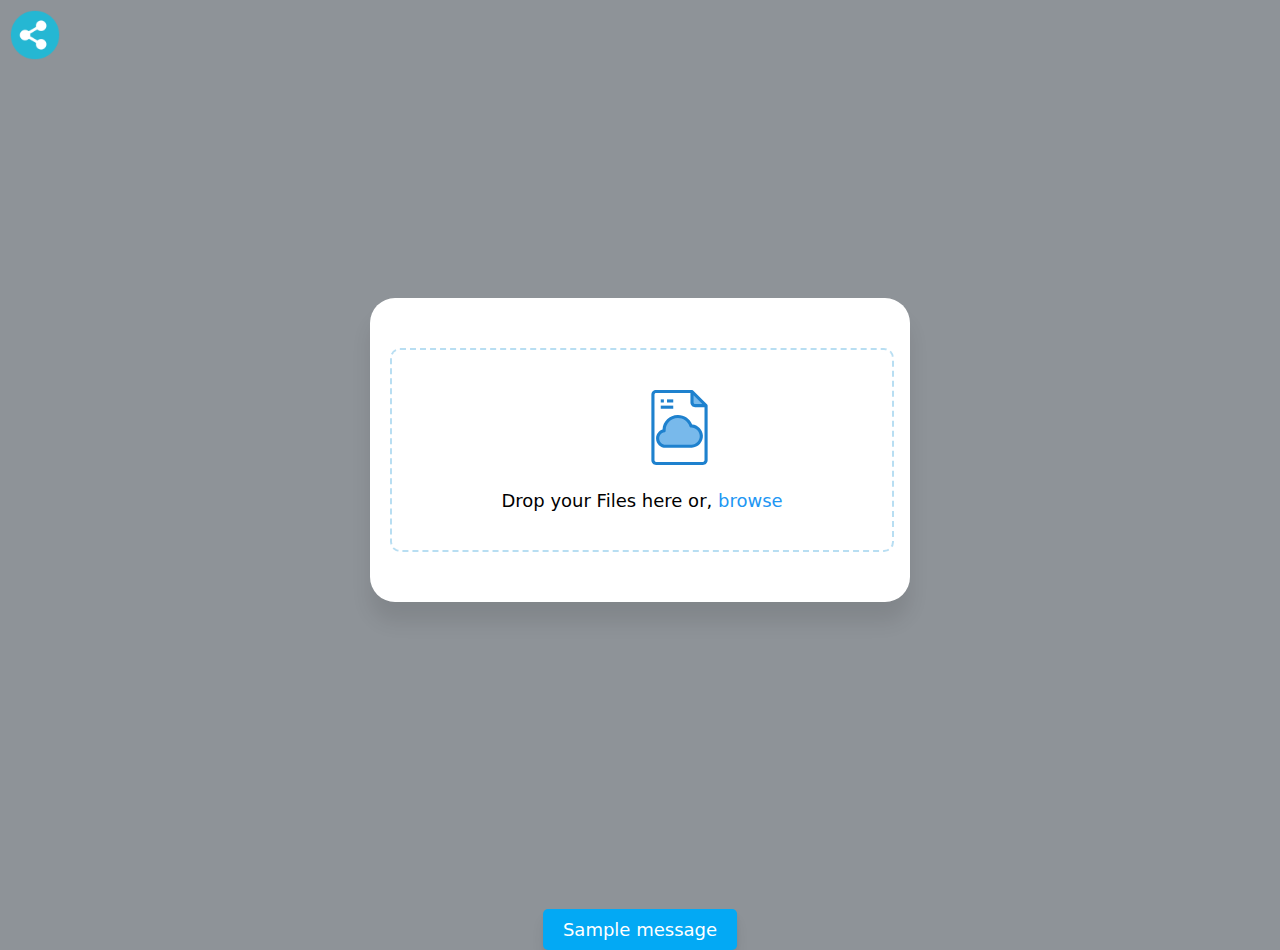
<file: Golden Project/index.html>
<!DOCTYPE html>
<html lang="en">
<head>
    <meta charset="UTF-8">
    <link rel="shortcut icon" href="favicon.ico" type="image/x-icon">
    <meta name="viewport" content="width=device-width, initial-scale=1.0">
    <title>InShare - File Sharing Made Easy</title>
    <link rel="stylesheet" href="style.css">
</head>
<body>
    <div class="container">
        <img src="icons8-share-64.png" alt="Inshare logo" class="logo">
        <section class="upload-container">
            <form action="">
                <div class="drop-zone">
                    <div class="icon-container">
                        <img src="file.svg" draggable="false" class="center" alt="File Icon">
                        <img src="file.svg" draggable="false" class="left" alt="File Icon">
                        <img src="file.svg" draggable="false" class="right" alt="File Icon">
                    </div>
                    <input type="file" id="fileInput">
                    <div class="title">Drop your Files here or, <span id="browseBtn">browse</span></div>
                </div>
            </form>
            <!-- Rest of your existing HTML code -->
        </section>
    </div>
    <div class="image-vector"></div>
    <div class="toast">Sample message</div>
    <script src="index.js"></script>
</body>
</html>
</file>
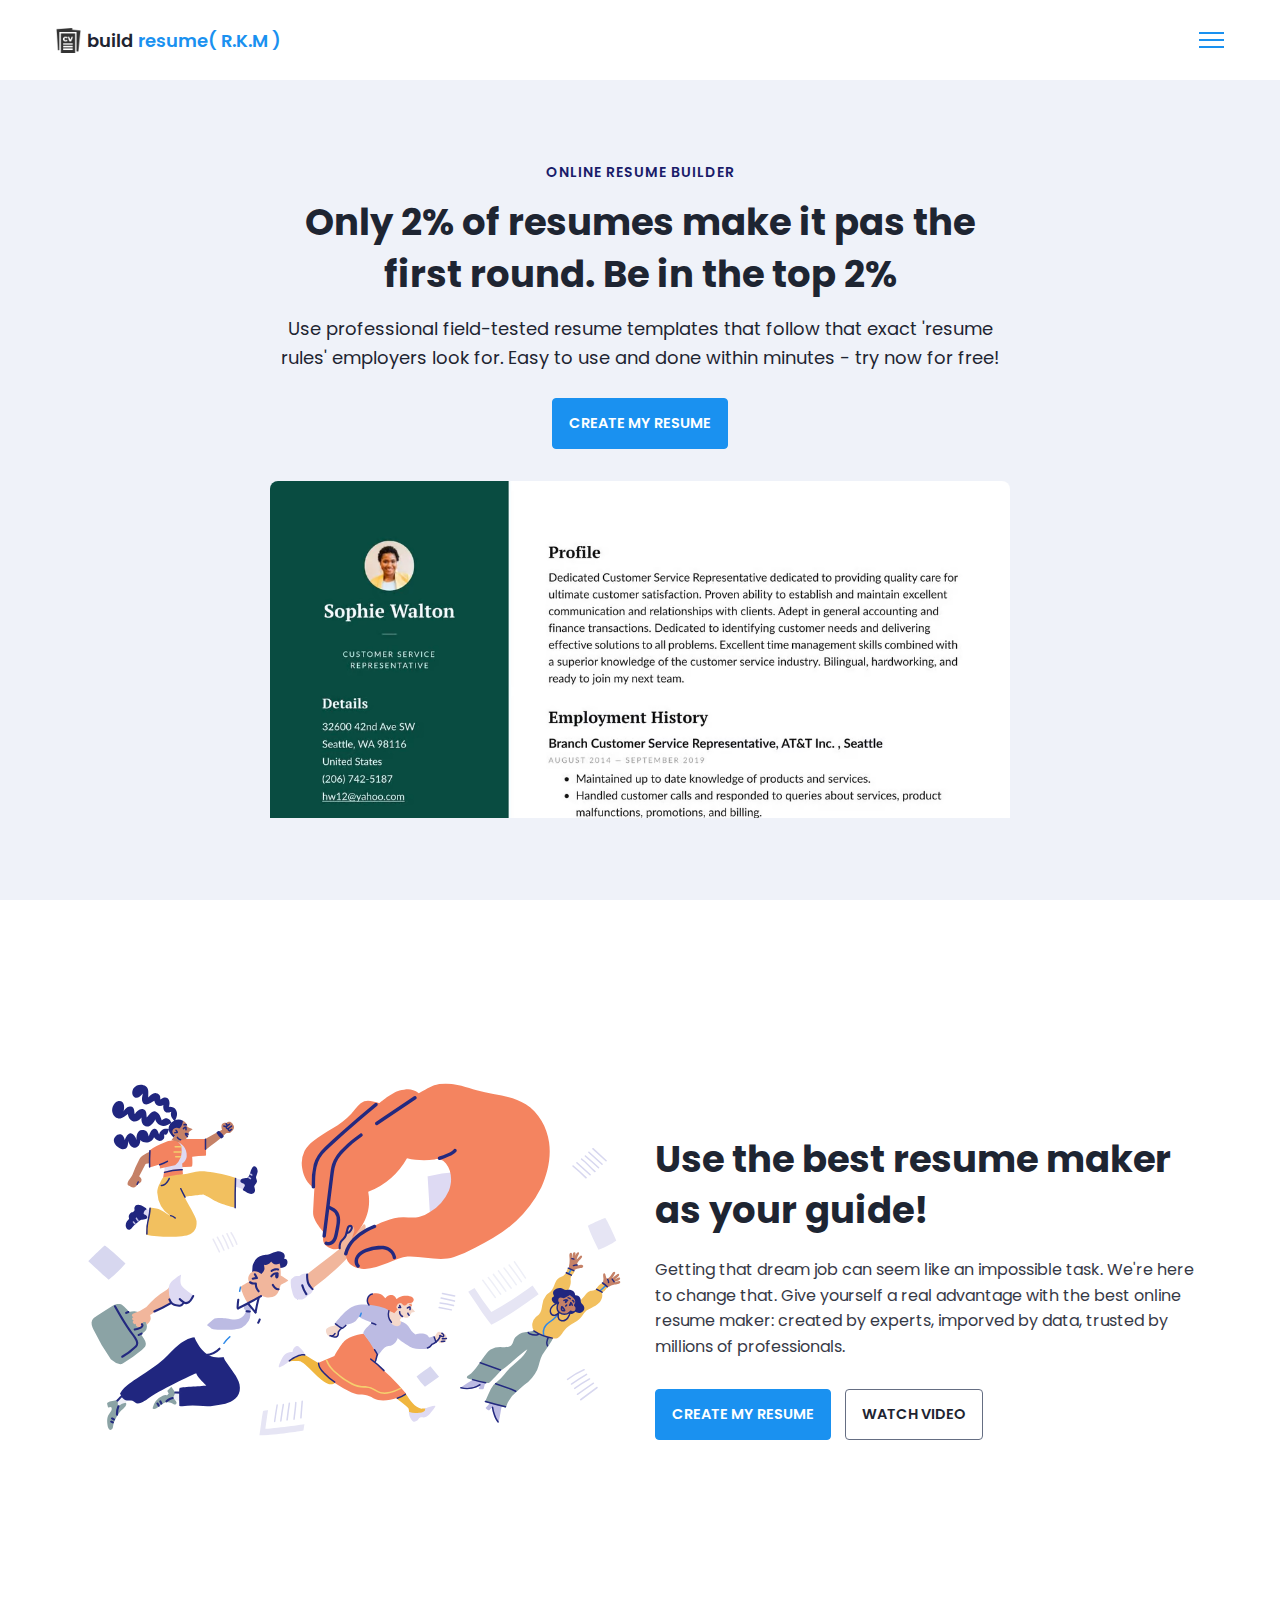
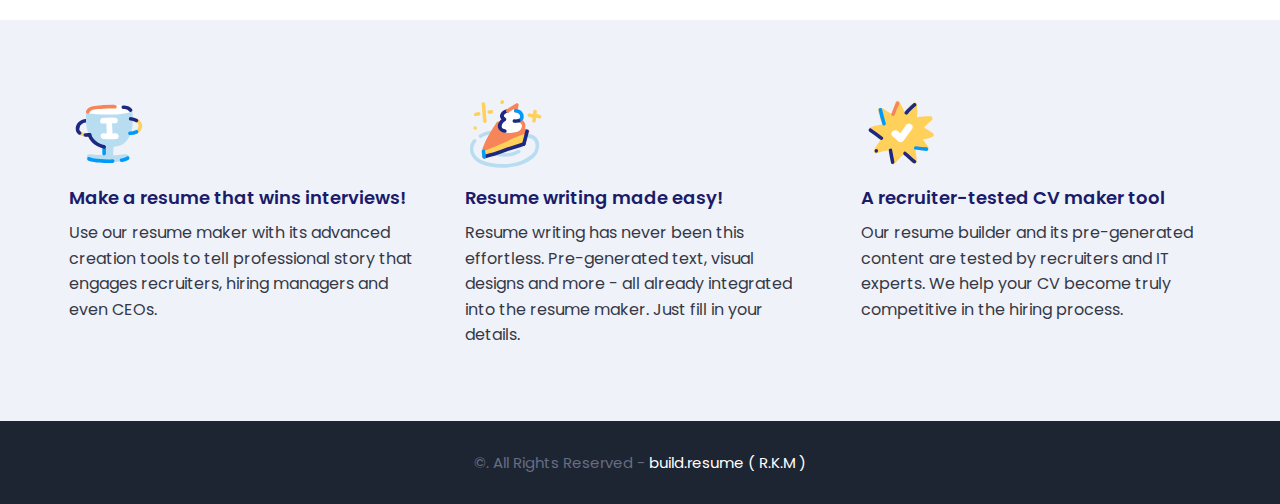
<file: resume/index.html>
<!DOCTYPE html>
<html>
    <head>
        <meta charset="utf-8">
        <meta http-equiv="X-UA-Compatible" content="IE=edge">
        <title>Home Page</title>
        <meta name="description" content="">
        <meta name="viewport" content="width=device-width, initial-scale=1">
        <link rel="stylesheet" href="main.css">
    </head>
    <body>

        <nav class = "navbar bg-white">
            <div class="container">
                <div class = "navbar-content">
                    <div class = "brand-and-toggler">
                        <a href = "index.html" class = "navbar-brand">
                            <img src = "curriculum-vitae.png" alt = "" class = "navbar-brand-icon">
                            <span class = "navbar-brand-text">build <span>resume( R.K.M )</span>
                        </a>
                        <button type = "button" class = "navbar-toggler-btn">
                            <div class = "bars">
                                <div class = "bar"></div>
                                <div class = "bar"></div>
                                <div class = "bar"></div>
                            </div>
                        </button>
                    </div>
                </div>
            </div>
        </nav>

        <header class = "header bg-bright" id = "header">
            <div class = "container">
                <div class = "header-content text-center">
                    <h6 class = "text-uppercase text-blue-dark fs-14 fw-6 ls-1">online resume builder</h6>
                    <h1 class = "lg-title">Only 2% of resumes make it pas the first round. Be in the top 2%</h1>
                    <p class = "text-dark fs-18">Use professional field-tested resume templates that follow that exact 'resume rules' employers look for. Easy to use and done within minutes - try now for free!</p>
                    <a href = "resume.html" class = "btn btn-primary text-uppercase">create my resume</a>
                    <img src = "dublin-resume-templates.avif">
                </div>
            </div>
        </header>

        <div class="section-one">
            <div class="container">
                <div class = "section-one-content">
                    <div class="section-one-l">
                        <img src = "visual-0c7080adf17f1f207276f613447c924f667dab34b7ac415cd7ef653172defd0b.svg">
                    </div>
                    <div class = "section-one-r text-center">
                        <h2 class = "lg-title">Use the best resume maker as your guide!</h2>
                        <p class = "text">Getting that dream job can seem like an impossible task. We're here to change that. Give yourself a real advantage with the best online resume maker: created by experts, imporved by data, trusted by millions of professionals.</p>
                        <div class = "btn-group">
                            <a href = "resume.html" class = "btn btn-primary text-uppercase">create my resume</a>
                            <a href = "#" class = "btn btn-secondary text-uppercase">watch video</a>
                        </div>
                    </div>
                </div>
            </div>
        </div>

        <div class = "section-two bg-bright">
            <div class="container">
                <div class="section-two-content">
                    <div class = "section-items">
                        <div class = "section-item">
                            <div class = "section-item-icon">
                                <img src = "feature-1-edf4481d69166ac81917d1e40e6597c8d61aa970ad44367ce78049bf830fbda5.svg" alt = "">
                            </div>
                            <h5 class = "section-item-title">Make a resume that wins interviews!</h5>
                            <p class = "text">Use our resume maker with its advanced creation tools to tell professional story that engages recruiters, hiring managers and even CEOs.</p>
                        </div>

                        <div class = "section-item">
                            <div class = "section-item-icon">
                                <img src = "feature-2-a7a471bd973c02a55d1b3f8aff578cd3c9a4c5ac4fc74423d94ecc04aef3492b.svg" alt = "">
                            </div>
                            <h5 class = "section-item-title">Resume writing made easy!</h5>
                            <p class = "text">Resume writing has never been this effortless. Pre-generated text, visual designs and more - all already integrated into the resume maker. Just fill in your details.</p>
                        </div>

                        <div class = "section-item">
                            <div class = "section-item-icon">
                                <img src = "feature-3-4e87a82f83e260488c36f8105e26f439fdc3ee5009372bb5e12d9421f32eabdd.svg" alt = "">
                            </div>
                            <h5 class = "section-item-title">A recruiter-tested CV maker tool</h5>
                            <p class = "text">Our resume builder and its pre-generated content are tested by recruiters and IT experts. We help your CV become truly competitive in the hiring process.</p>
                        </div>
                    </div>
                </div>
            </div>
        </div>

        <footer class = "footer bg-dark">
            <div class="container">
                <div class = "footer-content text-center">
                    <p class="fs-15">&copy;. All Rights Reserved - <span>build.resume ( R.K.M )</span></p>
                </div>
            </div>
        </footer>
        
    </body>
</html>
</file>
<file: resume/main.css>
@import url('https://fonts.googleapis.com/css2?family=Manrope:wght@200;300;400;500;600;700;800&family=Poppins:ital,wght@0,100;0,200;0,300;0,400;0,500;0,600;0,700;0,800;0,900;1,100;1,200;1,300;1,400;1,500;1,600;1,700;1,800;1,900&display=swap');

:root{
    --clr-blue: #1A91F0;
    --clr-blue-mid: #1170CD;
    --clr-blue-dark: #1A1C6A;
    --clr-white: #fff;
    --clr-bright: #EFF2F9;
    --clr-dark: #1e2532;
    --clr-black: #000;
    --clr-grey: #656e83;
    --clr-green: #084C41;
    --font-poppins: 'Poppins', sans-serif;
    --font-manrope: 'Manrope', sans-serif;;
    --transition: all 300ms ease-in-out;
}

*{
    padding: 0;
    margin: 0;
    box-sizing: border-box;
}

html{
    font-size: 10px;
}

body{
    font-size: 1.6rem;
    font-family: var(--font-poppins);
}

button{
    border: none;
    background-color: transparent;
    outline: 0;
    cursor: pointer;
    font-family: inherit;
}

img{
    width: 100%;
    display: block;
}

a{
    text-decoration: none;
}

/* fonts */
.font-poppins{font-family: var(--font-poppins);}
.font-manrope{font-family: var(--font-manrope);}

/* text colors */
.text-blue{color: var(--clr-blue);}
.text-blue-mid{color: var(--clr-blue-mid);}
.text-blue-dark{color: var(--clr-blue-dark);}
.text-bright{color: var(--clr-bright);}
.text-dark{color: var(--clr-dark);}
.text-grey{color: var(--clr-grey);}
.text-white{color: var(--clr-white);}

/* backgrounds */
.bg-blue{background-color: var(--clr-blue);}
.bg-blue-mid{background-color: var(--clr-blue-mid);}
.bg-blue-dark{background-color: var(--clr-blue-dark);}
.bg-bright{background-color: var(--clr-bright);}
.bg-dark{background-color: var(--clr-dark);}
.bg-grey{background-color: var(--clr-grey);}
.bg-white{background-color: var(--clr-white);}
.bg-black{background-color: var(--clr-black);}
.bg-green{background-color: var(--clr-green);}

.text-center{ text-align: center;}
.text-left{text-align: left;}
.text-right{text-align: right;}
.text-uppercase{text-transform: uppercase;}
.text-lowercase{text-transform: lowercase;}
.text-capitalize{text-transform: capitalize;}
.text{
    color: var(--clr-dark);
    opacity: 0.9;
    margin: 2rem 0;
    line-height: 1.6;
}

.fw-2{font-weight: 200;}
.fw-3{font-weight: 300;}
.fw-4{font-weight: 400;}
.fw-5{font-weight: 500;}
.fw-6{font-weight: 600;}
.fw-7{font-weight: 700;}
.fw-8{font-weight: 800;}

.fs-13{font-size: 13px;}
.fs-14{font-size: 14px;}
.fs-15{font-size: 15px;}
.fs-16{font-size: 16px;}
.fs-17{font-size: 17px;}
.fs-18{font-size: 18px;}
.fs-19{font-size: 19px;}
.fs-20{font-size: 20px;}
.fs-21{font-size: 21px;}
.fs-22{font-size: 22px;}
.fs-23{font-size: 23px;}
.fs-24{font-size: 24px;}
.fs-25{font-size: 25px;}

.ls-1{letter-spacing: 1px;}
.ls-2{letter-spacing: 2px;}

.container{
    max-width: 1200px;
    margin: 0 auto;
    padding: 0 1.6rem;
}

/* bars button */
.bars{
    display: flex;
    flex-direction: column;
    justify-content: space-between;
    height: 16.5px;
    width: 25px;
}
.bars .bar{
    width: 100%;
    height: 2px;
    background-color: var(--clr-blue);
    transition: var(--transition);
}

.bars:hover .bar{
    background-color: var(--clr-dark);
}

/* buttons */
.btn{
    font-size: 14.5px;
    font-weight: 600;
    padding: 1.4rem 1.6rem;
    border-radius: 4px;
    display: inline-block;
}

.btn-primary{
    background-color: var(--clr-blue);
    color: var(--clr-white);
    border: 1px solid var(--clr-blue);
    transition: var(--transition);
}

.btn-primary:hover{
    background-color: transparent;
    color: var(--clr-dark);
    border-color: var(--clr-grey);
}

.btn-secondary{
    background-color: transparent;
    color: var(--clr-dark);
    border: 1px solid var(--clr-grey);
    transition: var(--transition);
}

.btn-secondary:hover{
    background-color: var(--clr-blue);
    color: var(--clr-white);
    border-color: var(--clr-blue);
}

.btn-group button:first-child, .btn-group a:first-child{
    margin-right: 1rem!important;
}

/* navbar part */
.navbar{
    height: 80px;
    display: flex;
    align-items: center;
    box-shadow: rgba(0, 0, 0, 0.08) 0px 3px 8px;
}

.navbar .container{
    width: 100%;
}

.navbar-brand{
    display: flex;
    align-items: center;
    justify-content: flex-start;
    font-size: 1.8rem;
}
.navbar-brand-text{
    color: var(--clr-dark);
    font-weight: 600;
}
.navbar-brand-text span{
    color: var(--clr-blue);
}
.navbar-brand-icon{
    width: 25px;
    margin-right: 6px;
    opacity: 0.8;
}
.brand-and-toggler{
    display: flex;
    align-items: center;
    justify-content: space-between;
}
.header{
    min-height: calc(100vh - 80px);
    display: flex;
    flex-direction: column;
    align-items: center;
    justify-content: center;
}
.header-content{
    max-width: 740px;
    margin-right: auto;
    margin-left: auto;
}
.header-content img{
    max-width: 760px;
    border-top-right-radius: 8px;
    border-top-left-radius: 8px;
    margin-top: 3.2rem;
}
.lg-title{
    margin: 1.4rem 0;
    font-size: 37px;
    line-height: 1.4;
    color: var(--clr-dark);
}
.header-content p{
    margin-bottom: 2.6rem;
    line-height: 1.6;
}


/* section one */
.section-one{
    padding: 64px 0;
    min-height: 80vh;
    display: flex;
    align-items: center;
}
.section-one-l img{
    max-width: 545px;
    margin-right: auto;
    margin-left: auto;
}
.section-one-r{
    margin-top: 4rem;
}

.section-one .btn-group{
    margin-top: 2rem;
}
.section-one-r{
    max-width: 545px;
    margin-right: auto;
    margin-left: auto;
}
.section-one-r .btn-group{
    margin-top: 3rem;
}

/* section two */
.section-two{
    padding: 64px 0;
}
.section-two .section-items{
    display: grid;
    gap: 2rem;
}

.section-two .section-item{
    max-width: 350px;
    text-align: center;
    margin-right: auto;
    margin-left: auto;
}
.section-two .section-item-icon{
    margin: 1rem 0;
}
.section-two .section-item-icon img{
    width: 80px;
    margin-right: auto;
    margin-left: auto;
}
.section-two .section-item-title{
    color: var(--clr-blue-dark);
    font-size: 1.8rem;
    font-weight: 600;
}
.section-two .text{
    margin: 0.9rem 0;
}

/* footer */
.footer{
    padding: 3rem 0;
}
.footer-content p{
    color: var(--clr-grey);
}
.footer-content p span{
    color: var(--clr-white);
}

/* media queries */
@media screen and (min-width: 768px){
    .section-two .section-items{
        grid-template-columns: repeat(2, 1fr);
    }
}

@media screen and (min-width: 992px){
    .section-one-content{
        display: grid;
        grid-template-columns: repeat(2, 1fr);
        column-gap: 3rem;
    }
    .section-one-r{
        text-align: left;
    }
    .section-two .section-items{
        grid-template-columns: repeat(3, 1fr);
    }
    .section-two .section-item{
        text-align: left;
    }
    .section-two .section-item-icon img{
        margin-left: 0;
    }
}



/* resume page */
#about-sc{
    padding: 64px 0;
}

.cv-form-row-title{
    background-color: var(--clr-dark);
    padding: 0.8rem 1.6rem;
    margin-bottom: 2rem;
}

.cv-form-row-title h3{
    color: var(--clr-white);
    font-weight: 500;
    text-transform: uppercase;
    letter-spacing: 1.5px;
    font-size: 1.7rem;
}
.cv-form-blk{
    margin: 3rem 0;
}
.cv-form-row{
    padding: 3rem 2rem 0 2rem;
    border: 1px solid rgba(0, 0, 0, 0.08);
    margin-bottom: 1rem;
    position: relative;
}
textarea{
    resize: none;
}
.form-elem{
    margin-bottom: 3rem;
    position: relative;
}
.form-label{
    display: block;
    font-weight: 600;
    font-size: 14px;
    color: var(--clr-dark);
    margin-bottom: 0.5rem;
}
.form-control{
    border-radius: none;
    border: 1px solid rgba(0, 0, 0, 0.1);
    font-size: 14px;
    padding: 0.8rem 1.6rem;
    font-family: inherit;
    width: 100%;
    outline: 0;
    transition: var(--transition);
}

.form-control:focus{
    border-color: rgba(0, 0, 0, 0.3);
}
.form-text{
    color: #ca0b00;
    font-size: 12px;
    position: absolute;
    letter-spacing: 0.5px;
    top: calc(100% + 2px);
    left: 0;
    width: 100%;
}
.cols-3, .cols-2{
    display: grid;
}
.repeater-add-btn{
    width: 25px;
    height: 25px;
    background-color: var(--clr-blue-mid);
    font-size: 1.6rem;
    color: var(--clr-white);
    margin: 1rem 0;
}
.repeater-remove-btn{
    position: absolute;
    top: 10px;
    right: 10px;
    z-index: 999;
    width: 25px;
    height: 25px;
    border-radius: 50%;
    background-color: #ca0b00;
    color: var(--clr-white);
    font-size: 1.6rem;
}

/* preview section */
.preview-cnt{
    border-radius: 5px;
    display: grid;
    grid-template-columns: 32% auto;
    box-shadow: rgba(149, 157, 165, 0.2) 0px 8px 24px;
    overflow: hidden;
}

.preview-cnt-l{
    padding: 3rem 3rem 2rem 3rem;
}
.preview-cnt-r{
    padding: 3rem 3rem 3rem 4rem;
}
.preview-cnt-l .preview-blk:nth-child(1){
    text-align: center;
}
.preview-image{
    width: 120px;
    height: 120px;
    border-radius: 50%;
    overflow: hidden;
    margin-right: auto;
    margin-left: auto;
}
.preview-image img{
    width: 100%;
    height: 100%;
    object-fit: cover;
}
.preview-item-name{
    font-size: 2.4rem;
    font-weight: 600;
    margin: 1.8rem 0;
    position: relative;
}
.preview-item-name::after{
    position: absolute;
    content: "";
    bottom: -10px;
    width: 50px;
    height: 1.5px;
    background-color: rgba(255, 255, 255, 0.5);
    left: 50%;
    transform: translateX(-50%);
}
.preview-blk{
    padding: 1rem 0;
    margin-bottom: 1rem;
}
.preview-blk-title h3{
    text-transform: uppercase;
    letter-spacing: 0.5px;
    border-bottom: 0.5px solid rgba(0, 0, 0, 0.08);
    padding-bottom: 0.5rem;
}
.preview-blk-title{
    margin-bottom: 1rem;
}
.preview-blk-list .preview-item{
    font-size: 1.5rem;
    margin-bottom: 0.2rem;
    opacity: 0.95;
}
.preview-cnt-r .preview-blk-title{
    color: var(--clr-dark);
}
.preview-cnt-r .preview-blk-list .preview-item{
    margin-top: 1.8rem;
}

.achievements-items.preview-blk-list .preview-item span:first-child,
.educations-items.preview-blk-list .preview-item span:first-child,
.experiences-items.preview-blk-list .preview-item span:first-child{
    display: block;
    font-weight: 600;
    margin-bottom: 1rem;
    background-color: rgba(0, 0, 0, 0.03);
}

.educations-items.preview-blk-list .preview-item span:nth-child(2),
.experiences-items.preview-blk-list .preview-item span:nth-child(2){
    font-weight: 600;
    margin-right: 1rem;
}

.educations-items.preview-blk-list .preview-item span:nth-child(3),
.experiences-items.preview-blk-list .preview-item span:nth-child(3){
    font-style: italic;
    margin-right: 1rem;
}

.educations-items.preview-blk-list .preview-item span:nth-child(4),
.educations-items.preview-blk-list .preview-item span:nth-child(5),
.experiences-items.preview-blk-list .preview-item span:nth-child(4),
.experiences-items.preview-blk-list .preview-item span:nth-child(5){
    margin-right: 1rem;
    background-color: var(--clr-green);
    color: var(--clr-white);
    padding: 0 1rem;
    border-radius: 0.6rem;
}

.educations-items.preview-blk-list .preview-item span:nth-child(6),
.experiences-items.preview-blk-list .preview-item span:nth-child(6){
    font-size: 13.5px;
    display: block;
    opacity: 0.8;
    margin-top: 1rem;
}
.projects-items.preview-blk-list .preview-item span{
    display: block;
}

@media screen and (min-width: 768px){
    .cols-3{
        grid-template-columns: repeat(3, 1fr);
        column-gap: 2rem;
    }
    .cols-2{
        grid-template-columns: repeat(2, 1fr);
        column-gap: 2rem;
    }
}

@media screen and (min-width: 992px){
    .cv-form-row{
        padding: 3rem 3rem 0rem 3rem;
    }
    .cols-3{
        grid-template-columns: repeat(3, 1fr);
    }
}

.print-btn-sc{
    margin: 2rem 0 6rem 0;
}

/* print section */
@media print{
    body *{
        visibility: hidden;
    }

    .non_print_area{
        display: none;
    }

    .print_area, .print_area *{
        visibility: visible;
    }

    .print_area{
        width: 100%;
        position: absolute;
        left: 0;
        top: 0;
        overflow: hidden;
    }
}
</file>
<file: Golden Project/style.css>
/* Reset default margin and padding */
* {
    margin: 0;
    padding: 0;
}

/* Apply styles to center content */
body {
    font-family: system-ui;
    display: flex;
    justify-content: center;
    align-items: center;
    min-height: 100vh;
    background-color: #8e9398;
    overflow: hidden;
}

.container {
    text-align: center;
}


    .logo {
        position: absolute;
        top: 10px;
        left: 10px;
        width: 50px; /* Adjust the width as needed */
        height: 50px; /* Adjust the height as needed */
        z-index: 999;
    }
    


.upload-container {
    background: #ffffff;
    border-radius: 25px;
    box-shadow: 0px 20px 20px 0px #00000017;
    width: 500px; /* Adjust as needed */
    padding: 20px; /* Add padding for spacing */
}

/* Centering styles for file upload area */
.drop-zone,
.drop-zone.dragged {
    width: 100%;
    min-height: 200px;
    border: 2px dashed #0288d147;
    border-radius: 10px;
    margin: 30px 0;
    transition: 0.2s all ease-in;
    display: flex;
    flex-direction: column;
    align-items: center;
    justify-content: center;
}

.drop-zone input {
    display: none;
}

.icon-container {
    position: relative;
    width: 75px;
    height: 100px;
}

.icon-container img {
    width: 75px;
    position: absolute;
    transition: transform 0.25s ease-in-out;
    transform-origin: bottom;
}

.icon-container .center {
    z-index: 10;
}

.icon-container .right,
.icon-container .left {
    filter: grayscale(0.5);
    transform: scale(0.9);
}

.dragged .center {
    transform: translateY(-5px);
}

.dragged .right {
    transform: rotate(10deg) scale(0.9) translateX(20px);
}

.dragged .left {
    transform: rotate(-10deg) scale(0.9) translateX(-20px);
}

.title {
    font-size: large;
}

#browseBtn {
    color: #2196f3;
    cursor: pointer;
}

/* Uploading progress styles */
.progress-container {
    border: 2px solid #edf5fe;
    width: 500px; /* Adjust as needed */
    height: 70px;
    border-radius: 10px;
    margin-bottom: 25px;
    position: relative;
    display: none;
}

.progress-container .inner-container {
    margin: 10px 15px;
    z-index: 2;
    position: absolute;
    width: calc(100% - 30px);
}

.progress-container .percent-container {
    font-size: 14px;
    margin: 5px;
    opacity: 0.7;
}

.progress-container .bg-progress {
    position: absolute;
    background: #edf5fe;
    width: 100%;
    height: 100%;
    z-index: 1;
    transition: transform 250ms linear;
    transform: scaleX(0);
    transform-origin: left;
}

.progress-container .progress-bar {
    width: 100%;
    height: 3px;
    border-radius: 2px;
    background: #03a9f4;
    transition: transform 200ms linear;
    transform: scaleX(0);
    transform-origin: left;
}

/* Sharing container styles */
.sharing-container {
    margin-bottom: 25px;
    width: 500px; /* Adjust as needed */
    border-radius: 10px;
    display: none;
}

.sharing-container p {
    text-align: center;
}

.sharing-container .expire {
    font-size: 16px;
    opacity: 0.7;
    margin-top: 0;
}

.sharing-container .input-container {
    display: flex;
    position: relative;
    width: 100%;
    margin-bottom: 20px;
}

.sharing-container .input-container input {
    width: 100%;
    border-radius: 3px;
    padding: 10px 15px;
    font-size: 20px;
    border: 2px dashed #0288d147;
    border-radius: 6px;
    background: #f5fcff;
    color: #607d8b;
}

.sharing-container img {
    height: 22px;
    width: 30px;
    position: absolute;
    right: 7px;
    top: 12px;
    cursor: pointer;
    background: #f5fcff;
}

.email-container form {
    border: 2px solid #0288d147;
    width: 100%;
    padding: 15px;
    box-sizing: border-box;
    border-radius: 10px;
    display: flex;
    flex-direction: column;
    align-items: center;
}

.email-container,
.send-btn-container {
    display: flex;
    flex-direction: column;
    align-items: center;
}

.email-container label {
    margin: 5px;
    font-size: 18px;
}

.email-container input {
    border: none;
    border-bottom: 2px solid #0288d147;
    height: 19px;
    font-size: 18px;
    text-align: center;
}

.email-container input:focus {
    outline: none;
}

.email-container .filed {
    margin-bottom: 5px;
    display: flex;
    justify-content: space-between;
    width: 400px;
}

.send-btn-container button {
    font-size: 18px;
    padding: 8px 40px;
    margin-top: 15px;
    background: #edf5fe;
    border: none;
    border-radius: 5px;
    color: #607d8b;
    cursor: pointer;
}

.toast {
    position: absolute;
    bottom: 10px;
    right: 50%;
    transform: translate(50%, 60px);
    padding: 10px 20px;
    background: #03a9f4;
    color: #fff;
    border-radius: 5px;
    font-size: 18px;
    box-shadow: 0px 10px 15px -3px rgba(0, 0, 0, 0.1),
        0px 4px 6px -2px rgba(0, 0, 0, 0.05);
    transition: transform ease-in-out 0.2s;
}

.show.toast {
    transform: translate(50%, 0);
}

@media screen and (max-width: 900px) {
    :root {
        --container-width: 320px;
    }
    .image-vector {
        display: none;
    }
    .email-container .filed {
        flex-direction: column;
    }
    .email-container .filed {
        width: 300px;
    }
}
</file>
